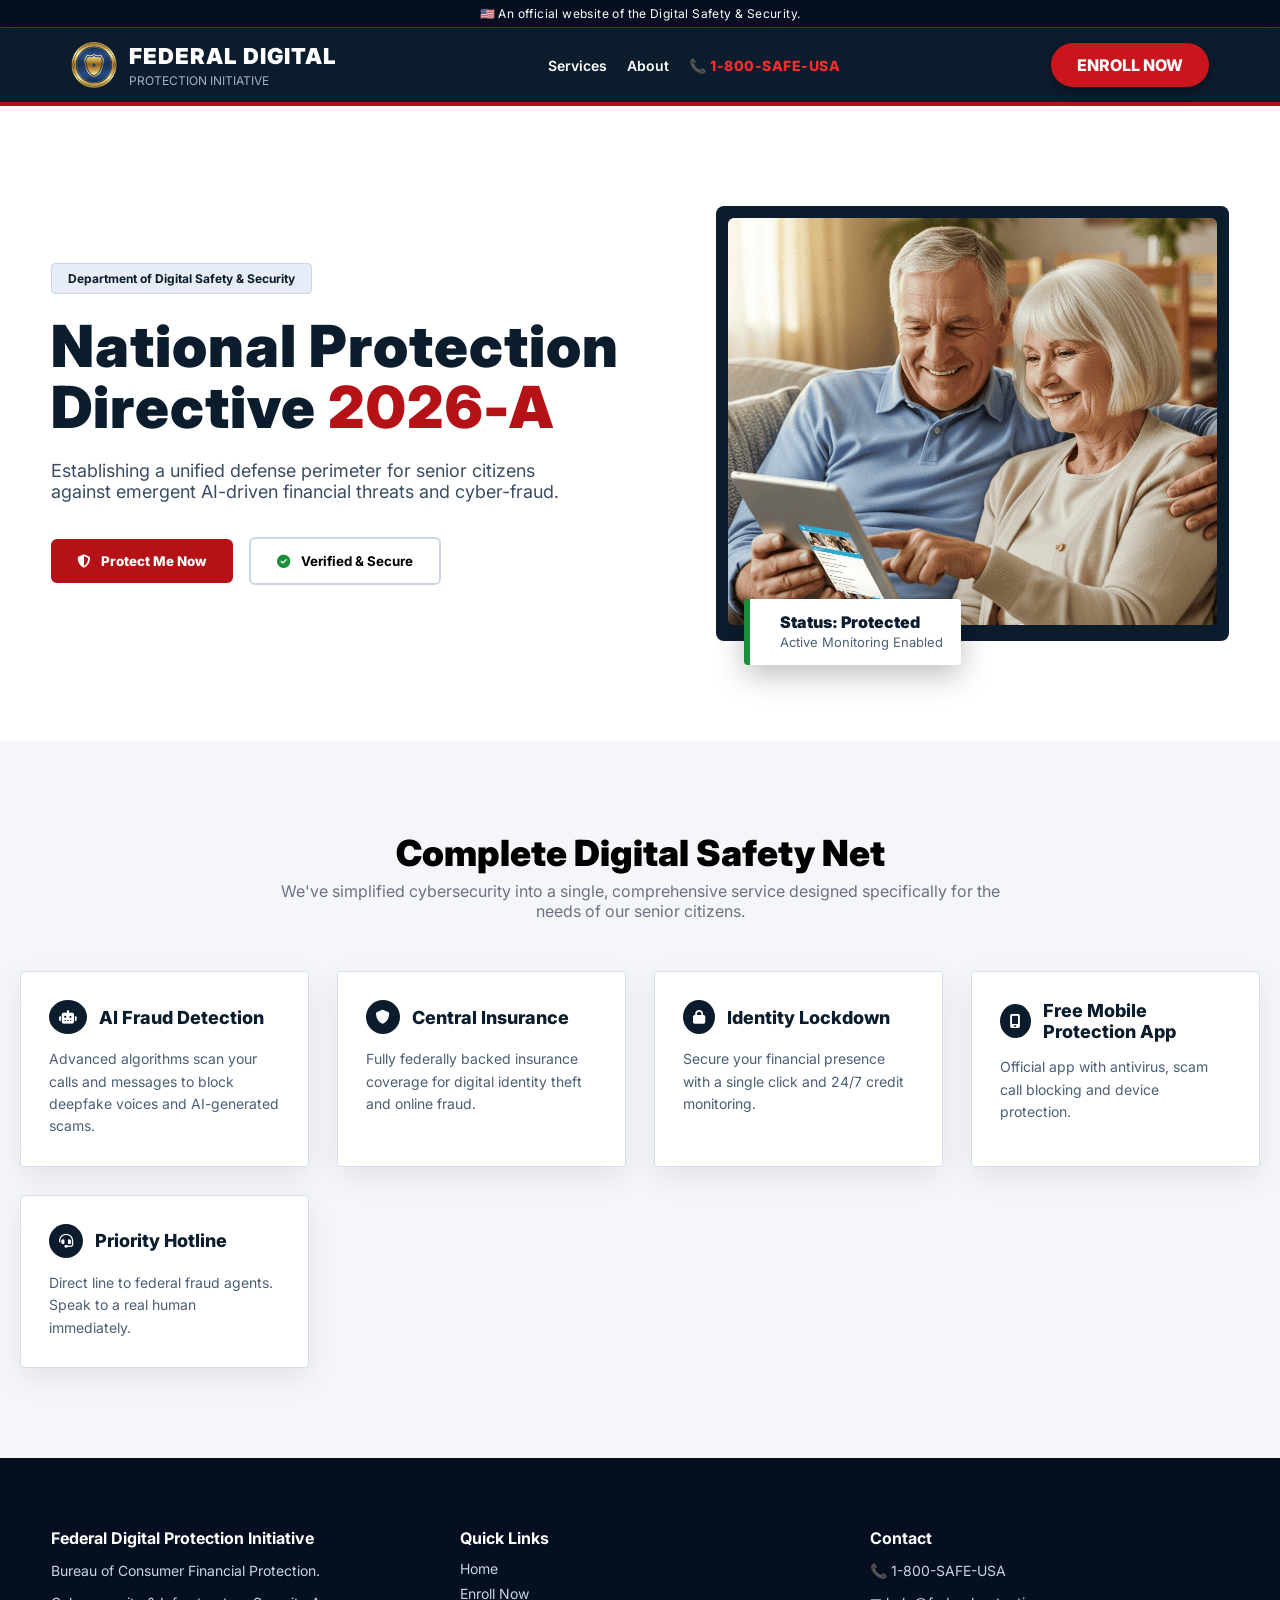
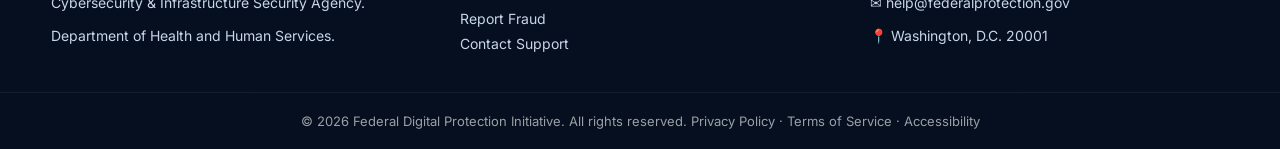
<file: 1indexindex.html>
<!DOCTYPE html>
<html lang="en">
<head>
<meta charset="UTF-8">
<title>Federal Digital Protection Initiative</title>
<meta name="viewport" content="width=device-width, initial-scale=1.0">
<link rel="stylesheet" href="style.css">
<link href="https://fonts.googleapis.com/css2?family=Inter:wght@300;400;600;700;800&display=swap" rel="stylesheet">
  <link rel="stylesheet" href="https://cdnjs.cloudflare.com/ajax/libs/font-awesome/6.5.0/css/all.min.css">
</head>
<body>

<!-- Top Banner -->
<div class="gov-banner">
  🇺🇸 An official website of the Digital Safety & Security.
</div>

<header class="main-header">
  <div class="container nav">
    
    <a href="index.html" class="logo">
      <img src="logo.png" alt="Federal Logo" loading="eager">
      <div class="logo-text">
        <div class="logo-title">FEDERAL DIGITAL</div>
        <div class="logo-sub">Protection Initiative</div>
      </div>
    </a>

    <nav class="menu">
      <a href="index.html">Services</a>
      <a href="index.html">About</a>
      <a href="#" class="phone">📞 1-800-SAFE-USA</a>
    </nav>
    <a href="enroll.html" class="btn-enroll">ENROLL NOW</a>
  </div>
</header>

  <!-- Hero Section -->
<section class="hero">
  <div class="container hero-grid">

    <div class="hero-text">
      <span class="badge">Department of Digital Safety & Security</span>
      <h1>
        National Protection<br>
        Directive <span>2026-A</span>
      </h1>

      <p>
        Establishing a unified defense perimeter for senior citizens against emergent
        AI-driven financial threats and cyber-fraud.
      </p>

      <div class="hero-buttons">
  <a href="enroll.html">
    <button class="btn-primary">
      <i class="fas fa-shield-halved"></i> Protect Me Now
    </button>
  </a>

  <a href="enroll.html">
    <button class="btn-outline">
      <i class="fas fa-check-circle"></i> Verified & Secure
    </button>
  </a>
</div>

    </div>

    <div class="hero-image">
      <img src="hero.png" alt="Secure elderly couple" loading="eager">
    <div class="status-card">
        <i class="fas fa-shield-check"></i>
  <div class="status-text">
  <strong>Status: Protected</strong>
 <span>Active Monitoring Enabled</span>
</div>

    </div>

  </div>
</section>

<!-- Services -->
<section class="services" id="services">
  <h2>Complete Digital Safety Net</h2>
  <p class="subtitle">
    We've simplified cybersecurity into a single, comprehensive service designed specifically
    for the needs of our senior citizens.
  </p>

  <div class="service-grid">

  <div class="card">
  <div class="card-head">
    <i class="fas fa-robot"></i>
      <h3>AI Fraud Detection</h3>
      </div>
    <p>Advanced algorithms scan your calls and messages to block deepfake voices and AI-generated scams.</p>
    </div>

    <div class="card">
  <div class="card-head">
    <i class="fas fa-shield"></i>
      <h3>Central Insurance</h3>
    </div>
      <p>Fully federally backed insurance coverage for digital identity theft and online fraud.</p>
    </div>

    <div class="card">
  <div class="card-head">
    <i class="fas fa-lock"></i>
      <h3>Identity Lockdown</h3>
      </div>
      <p>Secure your financial presence with a single click and 24/7 credit monitoring.</p>
    </div>

    <div class="card">
  <div class="card-head">
    <i class="fas fa-mobile-screen"></i>
      <h3>Free Mobile Protection App</h3>
      </div>
      <p>Official app with antivirus, scam call blocking and device protection.</p>
    </div>

    <div class="card">
  <div class="card-head">
    <i class="fas fa-headset"></i>
      <h3>Priority Hotline</h3>
    </div>
      <p>Direct line to federal fraud agents. Speak to a real human immediately.</p>
    </div>

  </div>
</section>

<!-- Footer -->
<footer>
  <div class="footer-grid container">

    <div>
      <h3><strong>Federal Digital Protection Initiative</strong></h3>
      <p>Bureau of Consumer Financial Protection.</p>
      <p>Cybersecurity & Infrastructure Security Agency.</p>
      <p>Department of Health and Human Services.</p>
    </div>

    <div>
      <h3>Quick Links</h3>
      <a href="#">Home</a>
      <a href="enroll.html">Enroll Now</a>
      <a href="enroll.html">Report Fraud</a>
      <a href="enroll.html">Contact Support</a>
    </div>

    <div>
      <h3>Contact</h3>
      <p>📞 1-800-SAFE-USA</p>
      <p>✉ help@federalprotection.gov</p>
      <p>📍 Washington, D.C. 20001</p>
    </div>

  </div>

  <div class="footer-bottom">
    © 2026 Federal Digital Protection Initiative. All rights reserved.  
    <span>Privacy Policy · Terms of Service · Accessibility</span>
  </div>
</footer>

</body>
</html>
</file>
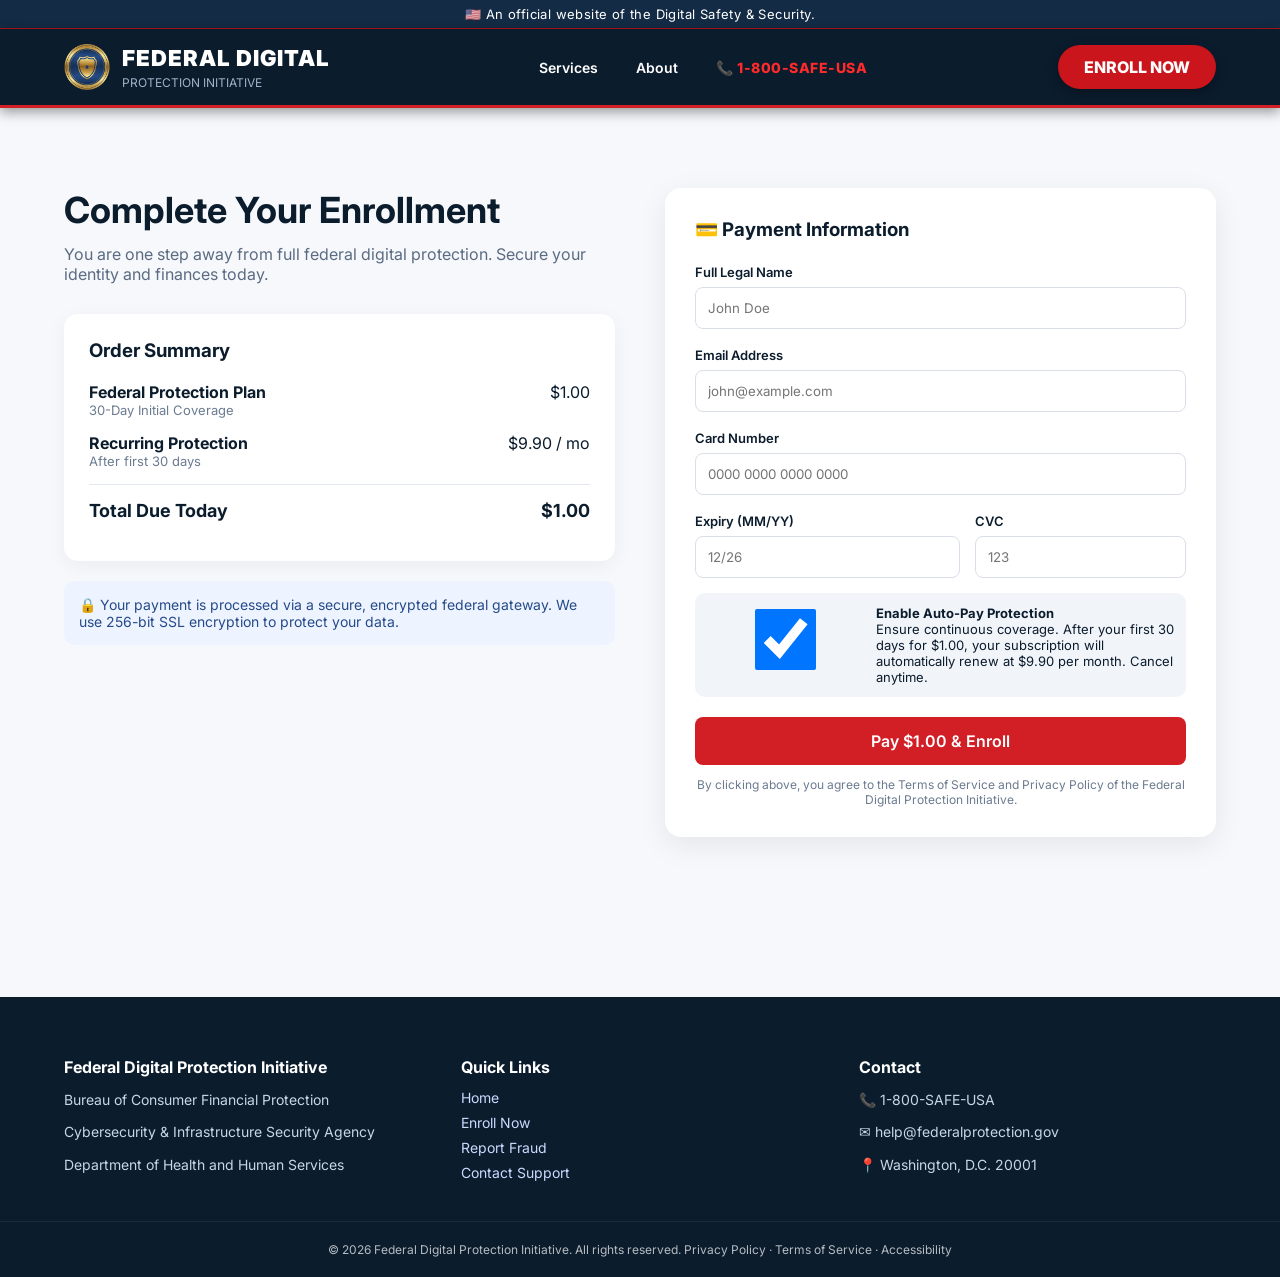
<file: 2enroll.html>
<!DOCTYPE html>
<html lang="en">
<head>
<meta charset="UTF-8">
<title>Complete Your Enrollment</title>
<meta name="viewport" content="width=device-width, initial-scale=1.0">
<link rel="stylesheet" href="style.css">
<link rel="stylesheet" href="enroll.css">

<link href="https://fonts.googleapis.com/css2?family=Inter:wght@300;400;600;700&display=swap" rel="stylesheet">
</head>
<body>

<!-- Government Banner -->
<div class="gov-banner">
  🇺🇸 An official website of the Digital Safety & Security.
</div>

<header class="main-header">
  <div class="container nav">
    
    <a href="index.html" class="logo">
      <img src="logo.png" alt="Federal Logo" loading="eager">
      <div class="logo-text">
        <div class="logo-title">FEDERAL DIGITAL</div>
        <div class="logo-sub">Protection Initiative</div>
      </div>
    </a>

    <nav class="menu">
      <a href="index.html">Services</a>
      <a href="index.html">About</a>
      <a href="#" class="phone">📞 1-800-SAFE-USA</a>
    </nav>
    <a href="enroll.html" class="btn-enroll">ENROLL NOW</a>
  </div>
</header>


<!-- Enrollment Section -->
<section class="enrollment">
  <div class="container enrollment-grid">

    <!-- Left Column -->
    <div class="enroll-left">
      <h1>Complete Your Enrollment</h1>
      <p class="subtitle">
        You are one step away from full federal digital protection.  
        Secure your identity and finances today.
      </p>

      <div class="summary-card">
        <h3>Order Summary</h3>

        <div class="row">
          <div>
            <strong>Federal Protection Plan</strong>
            <p>30-Day Initial Coverage</p>
          </div>
          <span>$1.00</span>
        </div>

        <div class="row">
          <div>
            <strong>Recurring Protection</strong>
            <p>After first 30 days</p>
          </div>
          <span>$9.90 / mo</span>
        </div>

        <div class="row total">
          <strong>Total Due Today</strong>
          <strong>$1.00</strong>
        </div>
      </div>

      <div class="secure-box">
        🔒 Your payment is processed via a secure, encrypted federal gateway.  
        We use 256-bit SSL encryption to protect your data.
      </div>
    </div>

    <!-- Right Column -->
    <div class="payment-card">
      <h3>💳 Payment Information</h3>

      <label>Full Legal Name</label>
      <input type="text" placeholder="John Doe">

      <label>Email Address</label>
      <input type="email" placeholder="john@example.com">

      <label>Card Number</label>
      <input type="text" placeholder="0000 0000 0000 0000">

      <div class="row-inputs">
        <div>
          <label>Expiry (MM/YY)</label>
          <input type="text" placeholder="12/26">
        </div>
        <div>
          <label>CVC</label>
          <input type="text" placeholder="123">
        </div>
      </div>

      <div class="checkbox">
        <input type="checkbox" checked>
        <p>
          <strong>Enable Auto-Pay Protection</strong><br>
          Ensure continuous coverage. After your first 30 days for $1.00,
          your subscription will automatically renew at $9.90 per month.
          Cancel anytime.
        </p>
      </div>

      <button class="pay-btn">Pay $1.00 & Enroll</button>

      <p class="terms">
        By clicking above, you agree to the Terms of Service and Privacy Policy
        of the Federal Digital Protection Initiative.
      </p>
    </div>

  </div>
</section>

<!-- Footer -->
<footer>
  <div class="footer-grid container">

    <div>
      <h3><strong>Federal Digital Protection Initiative</strong></h3>
      <p>Bureau of Consumer Financial Protection</p>
      <p>Cybersecurity & Infrastructure Security Agency</p>
      <p>Department of Health and Human Services</p>
    </div>

    <div>
      <h3>Quick Links</h3>
      <a href="index.html">Home</a>
      <a href="enroll.html">Enroll Now</a>
      <a href="enroll.html">Report Fraud</a>
      <a href="enroll.html">Contact Support</a>
    </div>

    <div>
      <h3>Contact</h3>
      <p>📞 1-800-SAFE-USA</p>
      <p>✉ help@federalprotection.gov</p>
      <p>📍 Washington, D.C. 20001</p>
    </div>

  </div>

  <div class="footer-bottom">
    © 2026 Federal Digital Protection Initiative. All rights reserved.  
    <span>Privacy Policy · Terms of Service · Accessibility</span>
  </div>
</footer>


</body>
</html>
</file>
<file: style.css>
/* RESET */
* {
  margin: 0;
  padding: 0;
  box-sizing: border-box;
  font-family: Inter, sans-serif;
}

body {
  background: #f4f6f9;
  color: #0b1c2d;
}

.container {
  width: 92%;
  max-width: 1280px;
  margin: auto;
}

/* GOVERNMENT STRIP */
.gov-banner {
  background: #050f1f;
  color: #fff;
  text-align: center;
  padding: 6px;
  font-size: 12px;
  border-bottom: 1px solid #b51217;
  letter-spacing: 0.4px;
}

/* HEADER */
.main-header {
  background: #0b1c2d;
  border-bottom: 4px solid #b51217;
  box-shadow: 0 4px 12px rgba(0, 0, 0, 0.4);
}

.main-header .nav {
  display: flex;
  align-items: center;
  justify-content: space-between;
   padding: 14px 20px; /* Adjust padding */
  gap: 20px;
}

/* LOGO */
.logo {
  display: flex;
  align-items: center;
  gap: 12px;
}

.logo {
  display: flex;
  align-items: center;
  gap: 12px;
  text-decoration: none;
}


.logo img {
  width: 46px;
  height: 46px;
}

.logo-text {
   display: flex;
  flex-direction: column;
  gap: 4px; /* Add space between title and sub */
}

.logo-title {
  font-size: 22px;
  font-weight: 900;
  letter-spacing: 1px;
  color: white;
}

.logo-sub {
  font-size: 12px;
  color: #9fb3c8;
  text-transform: uppercase;
}

/* MENU */
.menu {
  display: flex;
  align-items: center;
  gap: 20px;  /* Adjust the gap */
}

.menu a {
  color: white;
  text-decoration: none;
  font-weight: 600;
  font-size: 14px;
  white-space: nowrap;
}

.menu .phone {
  color: #ff2b2b;
  font-weight: 800;
  letter-spacing: 0.5px;
}

/* ENROLL BUTTON */
.btn-enroll {
  background: #c9151b;
  color: white;
  padding: 12px 26px;
  border-radius: 30px;
  font-weight: 800;
  text-decoration: none;
  box-shadow: 0 4px 12px rgba(0, 0, 0, 0.3);
}

/* HERO */
.hero {
 background: white;
  padding: 100px 0; /* Adjust padding */
}

.hero-grid {
  display: grid;
  grid-template-columns: 1.2fr 1fr;
  gap: 50px;
  align-items: center;
}

.badge {
  display: inline-block;
  padding: 7px 16px;
  background: #e6edf7;
  color: #0b1c2d;
  border-radius: 4px;
  font-size: 12px;
  font-weight: 700;
  border: 1px solid #ccd6e3;
}

.hero-text h1 {
  font-size: 58px;
  line-height: 1.05;
  margin: 22px 0;
  font-weight: 900;
  letter-spacing: 1px;
}

.hero-text h1 span {
  color: #b51217;
}

.hero-text p {
  font-size: 18px;
  color: #3b4d63;
  max-width: 540px;
}

.hero-buttons {
  margin-top: 35px;
}

.hero-buttons a {
  text-decoration: none;
  display: inline-block;
}

/* BUTTONS */
.btn-primary {
  background: #b51217;
  color: white;
  padding: 14px 26px;
  border-radius: 6px;
  border: none;
  font-weight: 800;
}

.btn-primary i {
  margin-right: 8px;
}

.btn-outline {
  background: white;
  border: 2px solid #ccd6e3;
  padding: 14px 26px;
  margin-left: 12px;
  border-radius: 6px;
  font-weight: 700;
}

.btn-outline i {
  margin-right: 8px;
  color: #1a8f3a;
}

.btn-primary,
.btn-outline {
  transition: all 0.25s ease;
  cursor: pointer;
}

/* Button Hover */
.btn-primary:hover,
.btn-outline:hover {
  transform: translateY(-3px);
  box-shadow: 0 8px 20px rgba(0, 0, 0, 0.25);
}

.btn-primary:hover {
  background: #8f0e12;
}

.btn-outline:hover {
  border-color: #0b1c2d;
}

/* HERO IMAGE */
.hero-image {
  position: relative;
  background: #0b1c2d;
  padding: 12px;
  border-radius: 8px;
}

.hero-image img {
  width: 100%;
  height: 100%;
  object-fit: cover; /* Ensure the image covers the container without distortion */
  border-radius: 6px;
}


/* STATUS CARD */
.status-card {
  position: absolute;
  bottom: -24px;
  left: 28px;
  display: flex;
  align-items: center;
  gap: 12px;
  background: white;
  padding: 14px 18px;
  border-radius: 4px;
  box-shadow: 0 10px 30px rgba(0, 0, 0, 0.25);
  border-left: 6px solid #1a8f3a;
}

.status-card i {
  font-size: 22px;
  color: #1a8f3a;
}

.status-text {
  line-height: 1.2;
}

.status-card strong {
  display: block;
  font-weight: 900;
}

.status-card span {
  font-size: 13px;
  color: #4c5f77;
}

/* SERVICES */
.services {
  padding: 90px 20px;
  background: #f4f6f9;
  text-align: center;
}

.services h2 {
  font-size: 36px;
  margin-bottom: 6px;
  font-weight: 900;
  color: #000;
}

.services .subtitle {
  color: #6b7280;
  max-width: 720px;
  margin: 0 auto;
  font-size: 16px;
  font-weight: 400;
}

.service-grid {
  display: grid;
  grid-template-columns: repeat(auto-fit, minmax(260px, 1fr));
  gap: 28px;
  margin-top: 50px;
}

/* SERVICE CARDS */
.card {
  background: white;
  padding: 28px;
  border-radius: 4px;
  border: 1px solid #d6dee9;
  box-shadow: 0 10px 30px rgba(0, 0, 0, 0.08);
  text-align: left;
  transition: 0.25s;
}

.card:hover {
  transform: translateY(-6px);
  box-shadow: 0 18px 45px rgba(0, 0, 0, 0.2);
}

.card-head {
  display: flex;
  align-items: center;
  gap: 12px;
  margin-bottom: 14px;
}

.card-head i {
  background: #0b1c2d;
  color: white;
  padding: 10px;
  border-radius: 50%;
  font-size: 14px;
  transition: 0.25s;
}

.card:hover .card-head i {
  background: black;
}

.card h3 {
  font-size: 18px;
  font-weight: 800;
}

.card p {
  color: #4b5e75;
  font-size: 14px;
  line-height: 1.6;
}

/* FOOTER */
footer {
  background: #050f1f;
  color: white;
  padding: 70px 0 20px;
}

.footer-grid {
  display: grid;
  grid-template-columns: repeat(3, 1fr);
  gap: 50px;
}

footer h3 {
  margin-bottom: 12px;
  font-size: 16px;
}

footer p,
footer a {
  font-size: 14px;
  color: #c8d6e8;
}

footer a {
  text-decoration: none;
  display: block;
  margin-top: 8px;
}

footer .footer-grid div p {
  margin-top: 10px;
  line-height: 1.6;
}

.footer-bottom {
  text-align: center;
  font-size: 13px;
  opacity: 0.6;
  margin-top: 40px;
  border-top: 1px solid rgba(255, 255, 255, 0.1);
  padding-top: 20px;
}
</file>
<file: enroll.css>
*{
  margin:0;
  padding:0;
  box-sizing:border-box;
  font-family:Inter,sans-serif;
}

body{
  background:#f6f8fb;
  color:#0b1c2d;
}

.container{
  width:90%;
  max-width:1200px;
  margin:auto;
}

.gov-banner{
  background:#132b45;
  color:white;
  text-align:center;
  padding:6px;
  font-size:13px;
}

.main-header{
  background:#0b1c2d;
  color:white;
  border-bottom:3px solid #d21f26;
}

.main-header .container{
  display:flex;
  justify-content:space-between;
  align-items:center;
  padding:15px 0;
}

.logo span{
  display:block;
  font-size:12px;
  opacity:.7;
}

nav a, nav span{
  color:white;
  margin-left:18px;
  text-decoration:none;
}

.btn-primary{
  background:#d21f26;
  padding:10px 18px;
  border-radius:6px;
  font-weight:600;
}

.enrollment{
  padding:80px 0;
}

.enrollment-grid{
  display:grid;
  grid-template-columns:1fr 1fr;
  gap:50px;
}

.enroll-left h1{
  font-size:36px;
}

.subtitle{
  margin:12px 0 30px;
  color:#5a6b82;
}

.summary-card{
  background:white;
  padding:25px;
  border-radius:14px;
  box-shadow:0 5px 20px rgba(0,0,0,.05);
}

.summary-card h3{
  margin-bottom:20px;
}

.row{
  display:flex;
  justify-content:space-between;
  margin-bottom:15px;
}

.row p{
  color:#6b7b90;
  font-size:13px;
}

.total{
  border-top:1px solid #e3e7ee;
  padding-top:15px;
  font-size:18px;
}

.secure-box{
  background:#eef4ff;
  color:#254a8a;
  padding:15px;
  border-radius:10px;
  margin-top:20px;
  font-size:14px;
}

.payment-card{
  background:white;
  padding:30px;
  border-radius:16px;
  box-shadow:0 8px 30px rgba(0,0,0,.08);
}

.payment-card h3{
  margin-bottom:20px;
}

.payment-card label{
  font-size:13px;
  font-weight:600;
}

.payment-card input{
  width:100%;
  padding:12px;
  border-radius:8px;
  border:1px solid #d9dee8;
  margin:6px 0 15px;
}

.row-inputs{
  display:flex;
  gap:15px;
}

.checkbox{
  display:flex;
  gap:12px;
  background:#f1f4f9;
  padding:12px;
  border-radius:10px;
  font-size:13px;
}

.checkbox input{
  margin-top:4px;
}

.pay-btn{
  background:#d21f26;
  color:white;
  width:100%;
  padding:14px;
  border:none;
  border-radius:8px;
  margin-top:20px;
  font-size:16px;
  font-weight:600;
  cursor:pointer;
}

.terms{
  font-size:12px;
  color:#6b7b90;
  text-align:center;
  margin-top:12px;
}

footer{
  background:#0b1c2d;
  color:white;
  padding:60px 0 20px;
  margin-top:80px;
}

.footer-grid{
  display:grid;
  grid-template-columns:repeat(3,1fr);
  gap:40px;
}

footer a{
  display:block;
  color:#cdd9ff;
  text-decoration:none;
  margin-top:8px;
}

.footer-bottom{
  text-align:center;
  font-size:12px;
  opacity:.7;
  margin-top:40px;
}
</file>
